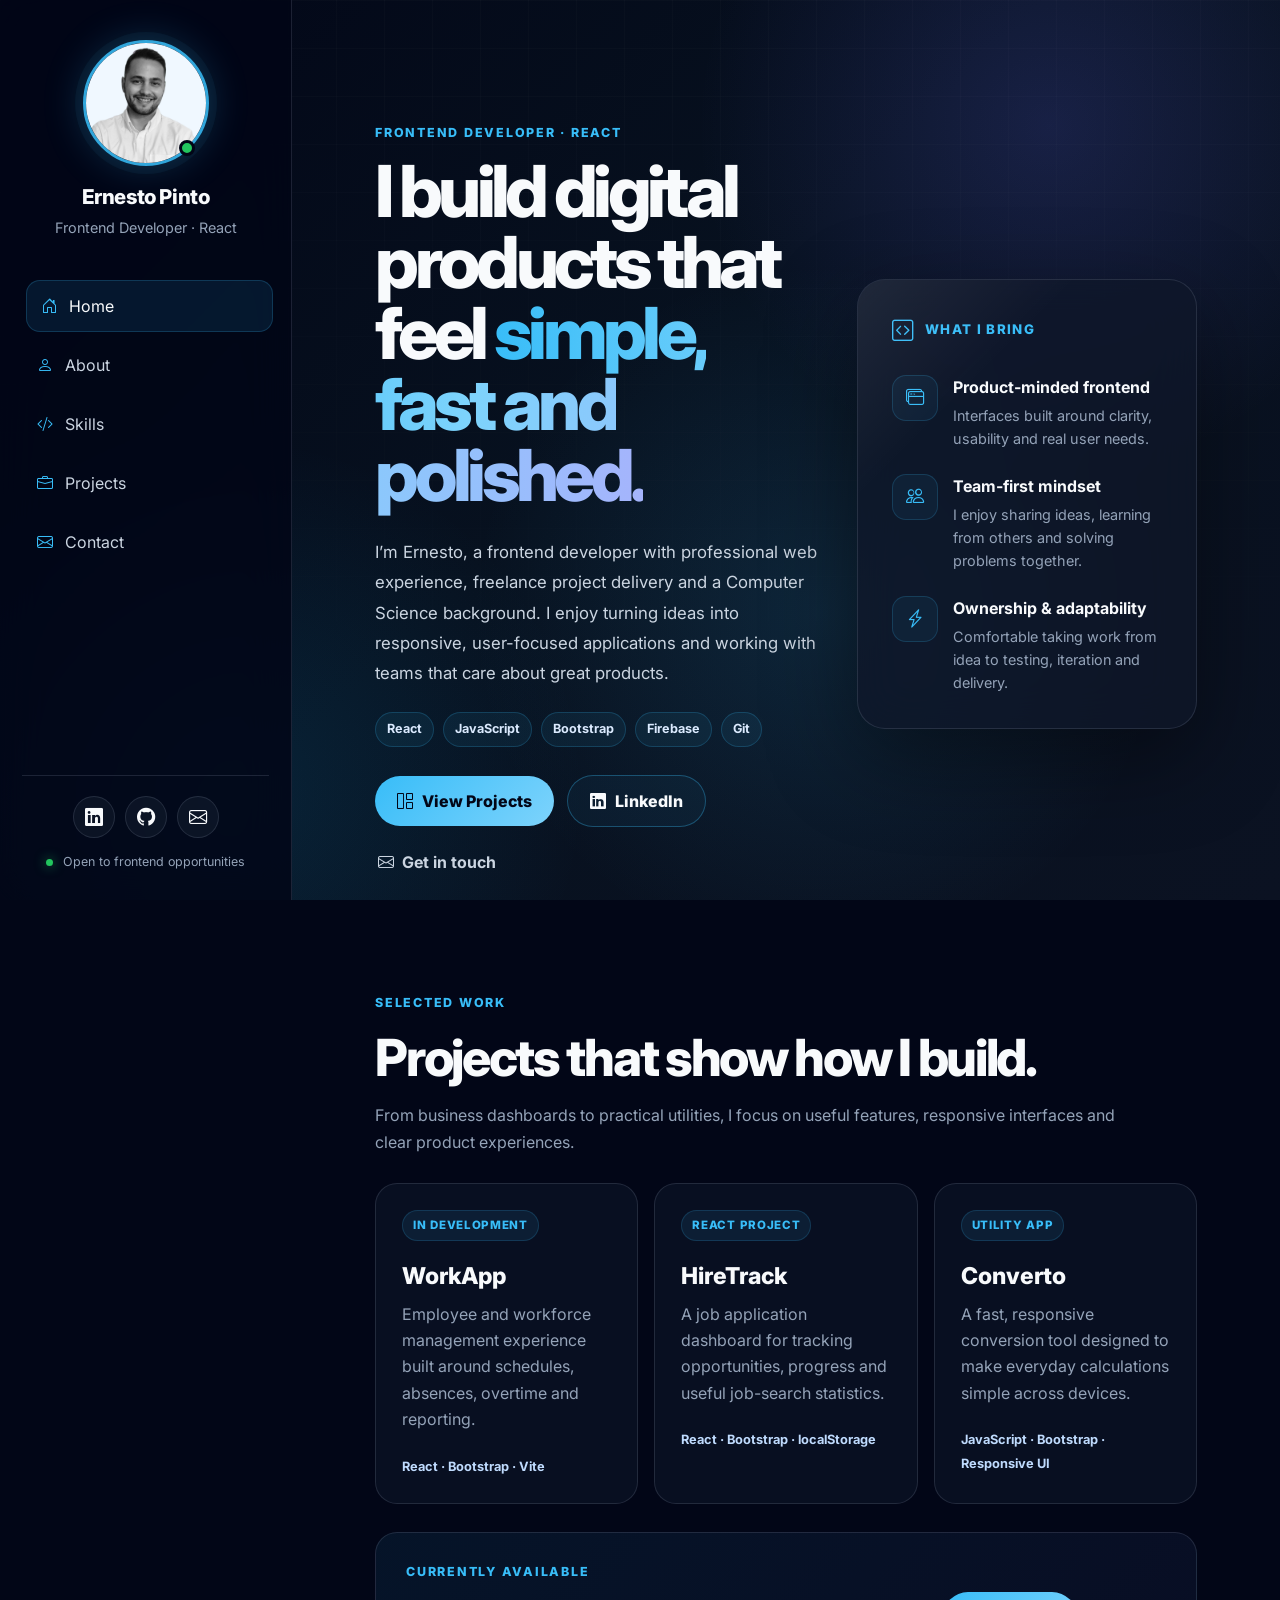
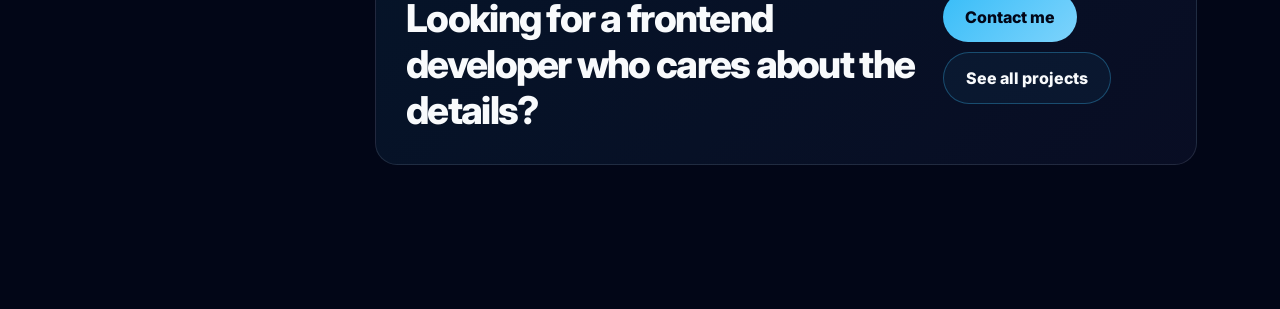
<file: index.html>
<!DOCTYPE html>
<html lang="en">
<head>

<meta charset="UTF-8" />
<meta name="viewport" content="width=device-width, initial-scale=1.0" />
<meta name="theme-color" content="#020617" />
<link rel="preconnect" href="https://cdn.jsdelivr.net" />
<link rel="preconnect" href="https://fonts.googleapis.com" />
<link rel="preconnect" href="https://fonts.gstatic.com" crossorigin />
<link href="https://cdn.jsdelivr.net/npm/bootstrap@5.3.3/dist/css/bootstrap.min.css" rel="stylesheet" />
<link href="https://cdn.jsdelivr.net/npm/bootstrap-icons@1.11.3/font/bootstrap-icons.css" rel="stylesheet" />
<link rel="stylesheet" href="css/style.css" />

<meta name="description" content="Ernesto Pinto is a frontend developer focused on React, modern web applications and polished user experiences." />
<meta property="og:title" content="Ernesto Pinto | Frontend Developer" />
<meta property="og:description" content="React-focused frontend developer building responsive, user-friendly web applications." />
<title>Ernesto Pinto | Frontend Developer</title>
</head>
<body data-page="home">
<div class="site-bg"></div>

<button class="mobile-toggle" id="mobileToggle" aria-label="Open menu" aria-expanded="false">
  <i class="bi bi-list"></i>
</button>

<aside class="sidebar" id="sidebar">
  <div>
    <a href="index.html" class="profile-link" aria-label="Go to Home">
      <img src="images/profile.png" alt="Ernesto Pinto profile photo" class="profile-img" />
      <span class="status-dot" aria-hidden="true"></span>
      <div class="profile-name">Ernesto Pinto</div>
      <div class="profile-role">Frontend Developer · React</div>
    </a>

    <nav class="nav-links" aria-label="Main navigation">
      <a href="index.html" data-page="home"><i class="bi bi-house-door"></i> Home</a>
      <a href="about.html" data-page="about"><i class="bi bi-person"></i> About</a>
      <a href="stack.html" data-page="stack"><i class="bi bi-code-slash"></i> Skills</a>
      <a href="portfolio.html" data-page="portfolio"><i class="bi bi-briefcase"></i> Projects</a>
      <a href="contact.html" data-page="contact"><i class="bi bi-envelope"></i> Contact</a>
    </nav>
  </div>

  <div class="sidebar-bottom">
    <div class="social-links">
      <a href="https://www.linkedin.com/in/ernesto-pinto-a377b2281/" target="_blank" rel="noopener noreferrer" aria-label="LinkedIn">
        <i class="bi bi-linkedin"></i>
      </a>
      <a href="https://github.com/ernestommtpinto" target="_blank" rel="noopener noreferrer" aria-label="GitHub">
        <i class="bi bi-github"></i>
      </a>
      <a href="contact.html" aria-label="Email Ernesto">
        <i class="bi bi-envelope"></i>
      </a>
    </div>
    <p class="sidebar-note"><span class="availability-dot"></span> Open to frontend opportunities</p>
  </div>
</aside>


<main class="main-content">
  <section class="page-section hero-section">
    <div class="hero-grid">
      <div class="hero-copy reveal">
        <p class="eyebrow">Frontend Developer · React</p>
        <h1 class="hero-title">I build digital products that feel <span>simple, fast and polished.</span></h1>
        <p class="hero-subtitle">
          I’m Ernesto, a frontend developer with professional web experience, freelance project delivery and a Computer Science background. I enjoy turning ideas into responsive, user-focused applications and working with teams that care about great products.
        </p>

        <div class="tech-chips" aria-label="Core technologies">
          <span>React</span>
          <span>JavaScript</span>
          <span>Bootstrap</span>
          <span>Firebase</span>
          <span>Git</span>
        </div>

        <div class="hero-actions">
          <a href="portfolio.html" class="btn btn-custom"><i class="bi bi-grid-1x2"></i> View Projects</a>
          <a href="https://www.linkedin.com/in/ernesto-pinto-a377b2281/" target="_blank" rel="noopener noreferrer" class="btn btn-outline-custom"><i class="bi bi-linkedin"></i> LinkedIn</a>
          <a href="contact.html" class="text-link"><i class="bi bi-envelope"></i> Get in touch</a>
        </div>
      </div>

      <div class="hero-panel reveal delay-1">
        <div class="premium-card recruiter-card">
          <div class="card-kicker"><i class="bi bi-code-square"></i> What I bring</div>
          <div class="value-list">
            <div class="value-item">
              <i class="bi bi-window-stack"></i>
              <div><strong>Product-minded frontend</strong><span>Interfaces built around clarity, usability and real user needs.</span></div>
            </div>
            <div class="value-item">
              <i class="bi bi-people"></i>
              <div><strong>Team-first mindset</strong><span>I enjoy sharing ideas, learning from others and solving problems together.</span></div>
            </div>
            <div class="value-item">
              <i class="bi bi-lightning-charge"></i>
              <div><strong>Ownership & adaptability</strong><span>Comfortable taking work from idea to testing, iteration and delivery.</span></div>
            </div>
          </div>
        </div>
      </div>
    </div>
  </section>

  <section class="content-section">
    <div class="section-heading reveal">
      <p class="eyebrow">Selected work</p>
      <h2>Projects that show how I build.</h2>
      <p>From business dashboards to practical utilities, I focus on useful features, responsive interfaces and clear product experiences.</p>
    </div>

    <div class="featured-grid">
      <a class="featured-project reveal" href="portfolio.html#workapp">
        <span class="project-badge">In development</span>
        <h3>WorkApp</h3>
        <p>Employee and workforce management experience built around schedules, absences, overtime and reporting.</p>
        <span class="featured-tech">React · Bootstrap · Vite</span>
      </a>

      <a class="featured-project reveal" href="portfolio.html#hiretrack">
        <span class="project-badge">React project</span>
        <h3>HireTrack</h3>
        <p>A job application dashboard for tracking opportunities, progress and useful job-search statistics.</p>
        <span class="featured-tech">React · Bootstrap · localStorage</span>
      </a>

      <a class="featured-project reveal" href="portfolio.html#converto">
        <span class="project-badge">Utility app</span>
        <h3>Converto</h3>
        <p>A fast, responsive conversion tool designed to make everyday calculations simple across devices.</p>
        <span class="featured-tech">JavaScript · Bootstrap · Responsive UI</span>
      </a>
    </div>

    <div class="home-cta reveal">
      <div>
        <p class="eyebrow">Currently available</p>
        <h2>Looking for a frontend developer who cares about the details?</h2>
      </div>
      <div class="cta-actions">
        <a href="contact.html" class="btn btn-custom">Contact me</a>
        <a href="portfolio.html" class="btn btn-outline-custom">See all projects</a>
      </div>
    </div>
  </section>
</main>

<script src="https://cdn.jsdelivr.net/npm/bootstrap@5.3.3/dist/js/bootstrap.bundle.min.js"></script>
<script src="js/script.js"></script>

</body>
</html>
</file>
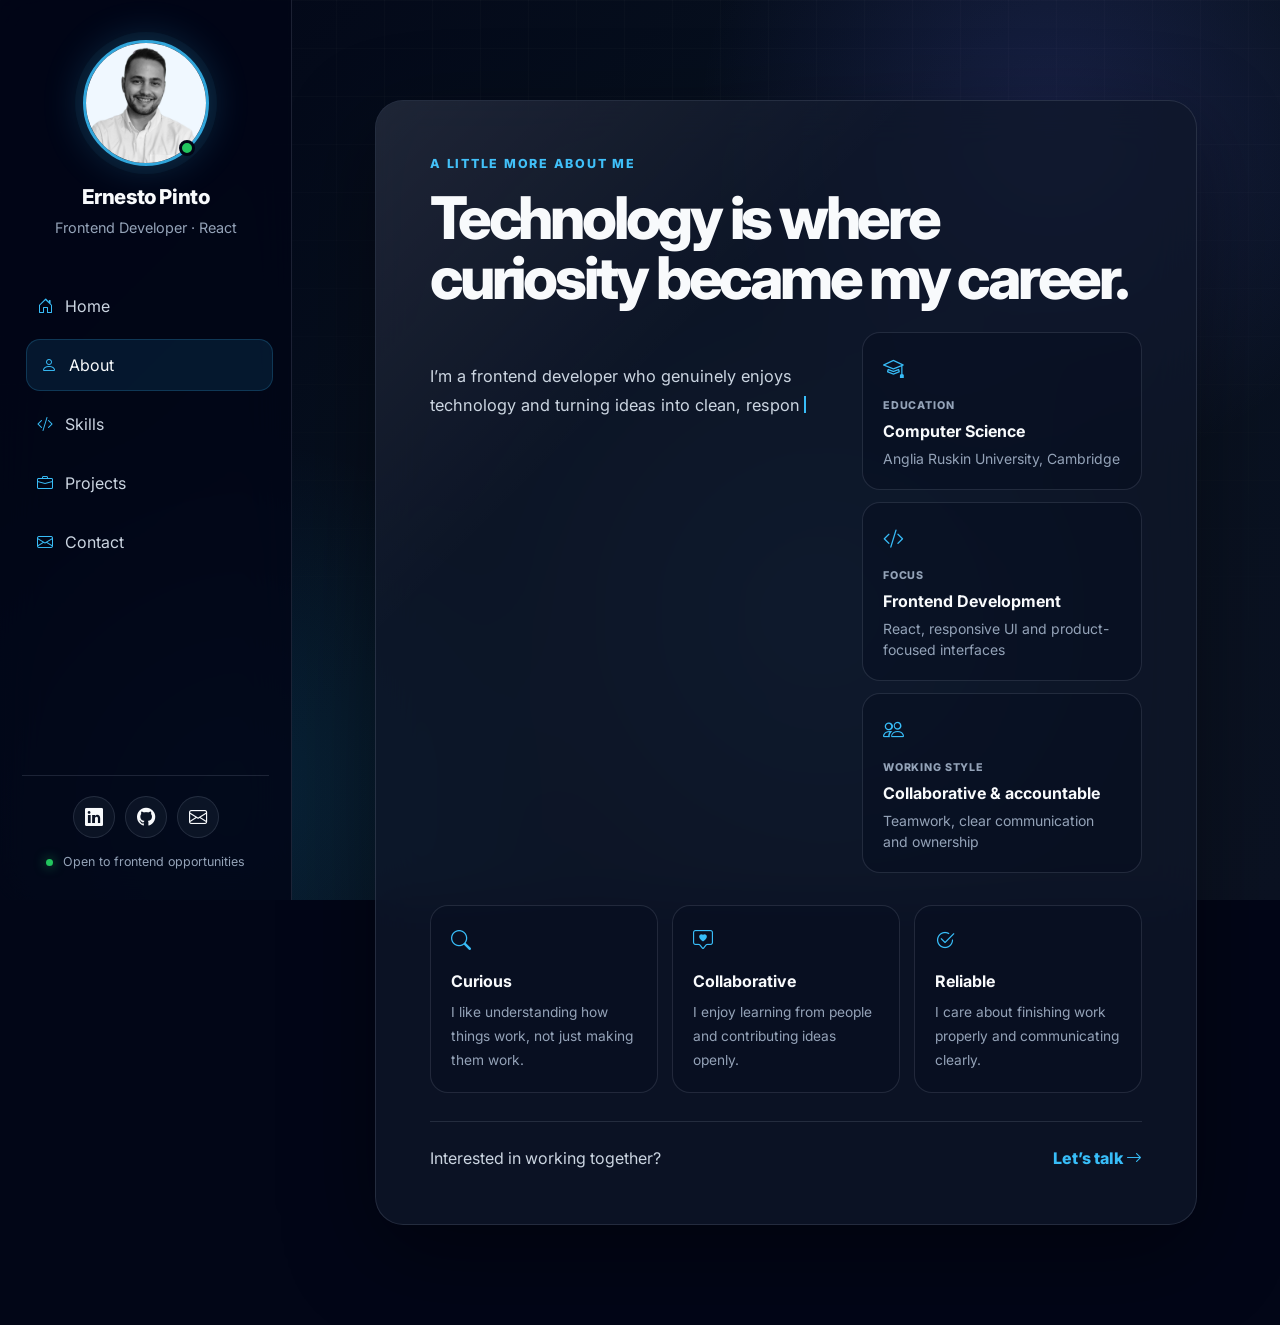
<file: about.html>
<!DOCTYPE html>
<html lang="en">
<head>

<meta charset="UTF-8" />
<meta name="viewport" content="width=device-width, initial-scale=1.0" />
<meta name="theme-color" content="#020617" />
<link rel="preconnect" href="https://cdn.jsdelivr.net" />
<link rel="preconnect" href="https://fonts.googleapis.com" />
<link rel="preconnect" href="https://fonts.gstatic.com" crossorigin />
<link href="https://cdn.jsdelivr.net/npm/bootstrap@5.3.3/dist/css/bootstrap.min.css" rel="stylesheet" />
<link href="https://cdn.jsdelivr.net/npm/bootstrap-icons@1.11.3/font/bootstrap-icons.css" rel="stylesheet" />
<link rel="stylesheet" href="css/style.css" />

<meta name="description" content="Learn more about Ernesto Pinto, a React-focused frontend developer with professional, freelance and leadership experience." />
<title>About | Ernesto Pinto</title>
</head>
<body data-page="about">
<div class="site-bg"></div>

<button class="mobile-toggle" id="mobileToggle" aria-label="Open menu" aria-expanded="false">
  <i class="bi bi-list"></i>
</button>

<aside class="sidebar" id="sidebar">
  <div>
    <a href="index.html" class="profile-link" aria-label="Go to Home">
      <img src="images/profile.png" alt="Ernesto Pinto profile photo" class="profile-img" />
      <span class="status-dot" aria-hidden="true"></span>
      <div class="profile-name">Ernesto Pinto</div>
      <div class="profile-role">Frontend Developer · React</div>
    </a>

    <nav class="nav-links" aria-label="Main navigation">
      <a href="index.html" data-page="home"><i class="bi bi-house-door"></i> Home</a>
      <a href="about.html" data-page="about"><i class="bi bi-person"></i> About</a>
      <a href="stack.html" data-page="stack"><i class="bi bi-code-slash"></i> Skills</a>
      <a href="portfolio.html" data-page="portfolio"><i class="bi bi-briefcase"></i> Projects</a>
      <a href="contact.html" data-page="contact"><i class="bi bi-envelope"></i> Contact</a>
    </nav>
  </div>

  <div class="sidebar-bottom">
    <div class="social-links">
      <a href="https://www.linkedin.com/in/ernesto-pinto-a377b2281/" target="_blank" rel="noopener noreferrer" aria-label="LinkedIn">
        <i class="bi bi-linkedin"></i>
      </a>
      <a href="https://github.com/ernestommtpinto" target="_blank" rel="noopener noreferrer" aria-label="GitHub">
        <i class="bi bi-github"></i>
      </a>
      <a href="contact.html" aria-label="Email Ernesto">
        <i class="bi bi-envelope"></i>
      </a>
    </div>
    <p class="sidebar-note"><span class="availability-dot"></span> Open to frontend opportunities</p>
  </div>
</aside>


<main class="main-content">
  <section class="page-section about-section">
    <div class="section-card reveal">
      <p class="eyebrow">A little more about me</p>
      <h1 class="section-title">Technology is where curiosity became my career.</h1>

      <div class="about-grid">
        <div class="about-copy">
          <p class="typing-paragraph about-typing" aria-label="About Ernesto Pinto">
            <span id="typingText"></span><span class="cursor" aria-hidden="true"></span>
          </p>
          <noscript>
            <div class="about-noscript">
              <p>I’m a frontend developer who genuinely enjoys technology and turning ideas into clean, responsive and easy-to-use digital experiences.</p>
              <p>My main focus is React and modern frontend development. I studied Computer Science and also completed a Full Stack Developer Bootcamp, which gave me a wider understanding of how web applications work beyond the interface. Frontend is where I feel strongest, and it’s the area I want to keep growing in.</p>
              <p>I enjoy working as part of a team, sharing ideas and solving problems together. At the same time, my freelance work has taught me to take ownership, manage priorities independently and keep moving when a project changes direction.</p>
              <p>Before moving deeper into development, I also worked in a leadership role. That experience shaped the way I communicate, organise work and support people — skills I now bring into every development team and project.</p>
            </div>
          </noscript>
        </div>

        <div class="about-aside">
          <div class="info-card">
            <i class="bi bi-mortarboard"></i>
            <span>Education</span>
            <strong>Computer Science</strong>
            <small>Anglia Ruskin University, Cambridge</small>
          </div>
          <div class="info-card">
            <i class="bi bi-code-slash"></i>
            <span>Focus</span>
            <strong>Frontend Development</strong>
            <small>React, responsive UI and product-focused interfaces</small>
          </div>
          <div class="info-card">
            <i class="bi bi-people"></i>
            <span>Working style</span>
            <strong>Collaborative & accountable</strong>
            <small>Teamwork, clear communication and ownership</small>
          </div>
        </div>
      </div>

      <div class="about-values">
        <div><i class="bi bi-search"></i><strong>Curious</strong><span>I like understanding how things work, not just making them work.</span></div>
        <div><i class="bi bi-chat-square-heart"></i><strong>Collaborative</strong><span>I enjoy learning from people and contributing ideas openly.</span></div>
        <div><i class="bi bi-check2-circle"></i><strong>Reliable</strong><span>I care about finishing work properly and communicating clearly.</span></div>
      </div>

      <div class="inline-cta">
        <span>Interested in working together?</span>
        <a href="contact.html">Let’s talk <i class="bi bi-arrow-right"></i></a>
      </div>
    </div>
  </section>
</main>

<script src="https://cdn.jsdelivr.net/npm/bootstrap@5.3.3/dist/js/bootstrap.bundle.min.js"></script>
<script src="js/script.js"></script>

</body>
</html>
</file>
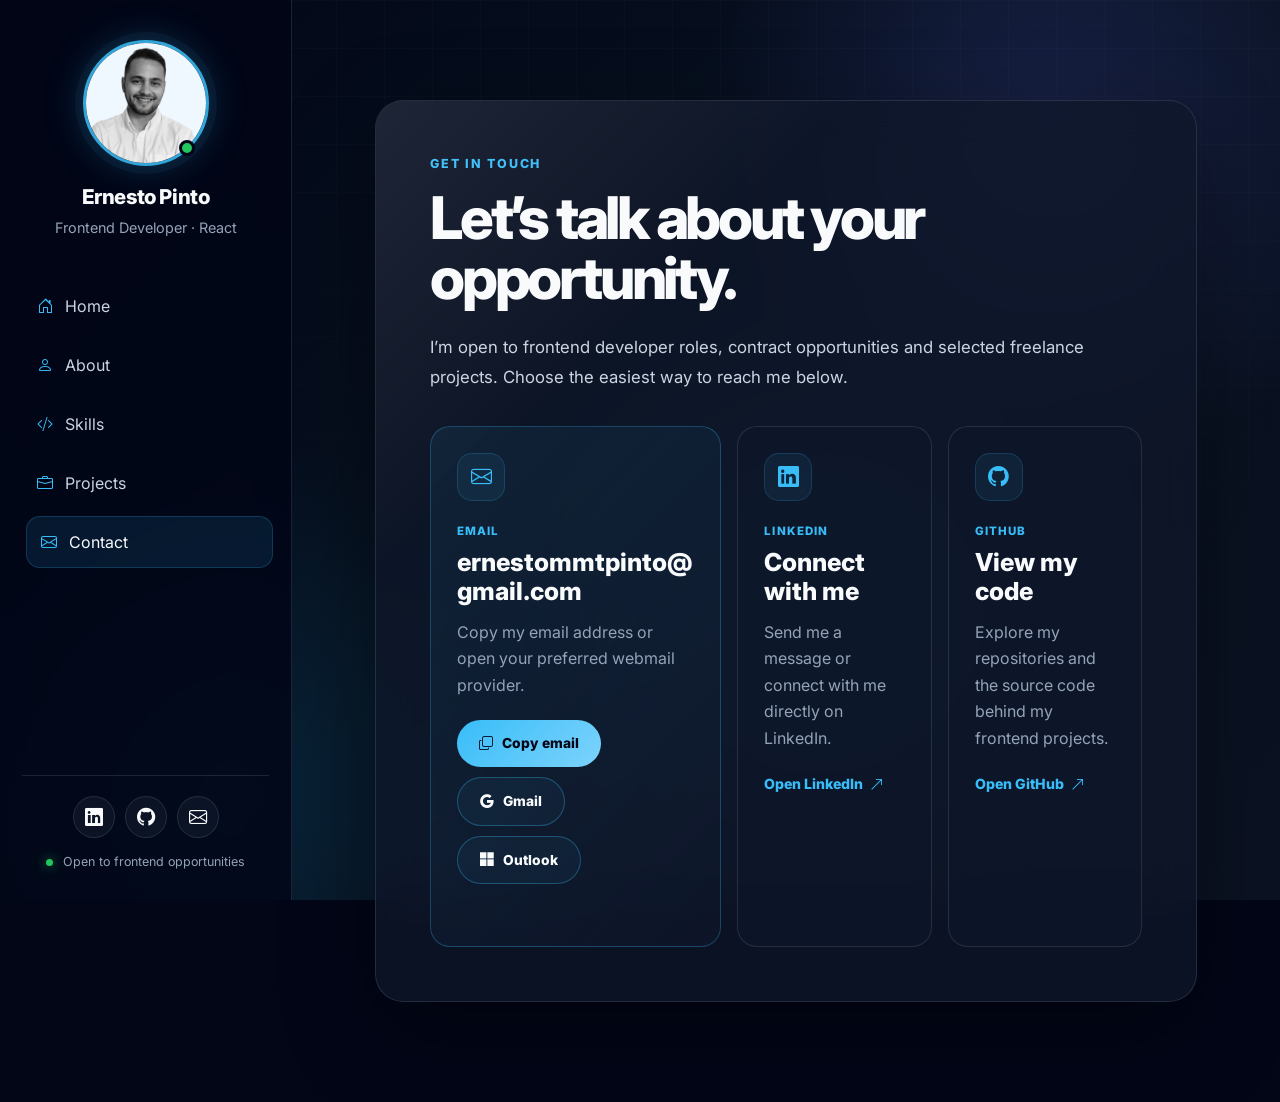
<file: contact.html>
<!DOCTYPE html>
<html lang="en">
<head>
<meta charset="UTF-8" />
<meta name="viewport" content="width=device-width, initial-scale=1.0" />
<meta name="theme-color" content="#020617" />
<meta name="description" content="Contact Ernesto Pinto, frontend developer focused on React and modern web applications." />
<link rel="preconnect" href="https://cdn.jsdelivr.net" />
<link rel="preconnect" href="https://fonts.googleapis.com" />
<link rel="preconnect" href="https://fonts.gstatic.com" crossorigin />
<link href="https://cdn.jsdelivr.net/npm/bootstrap@5.3.3/dist/css/bootstrap.min.css" rel="stylesheet" />
<link href="https://cdn.jsdelivr.net/npm/bootstrap-icons@1.11.3/font/bootstrap-icons.css" rel="stylesheet" />
<link rel="stylesheet" href="css/style.css" />
<title>Contact | Ernesto Pinto</title>
</head>
<body data-page="contact">
<div class="site-bg"></div>

<button class="mobile-toggle" id="mobileToggle" aria-label="Open menu" aria-expanded="false">
  <i class="bi bi-list"></i>
</button>

<aside class="sidebar" id="sidebar">
  <div>
    <a href="index.html" class="profile-link" aria-label="Go to Home">
      <img src="images/profile.png" alt="Ernesto Pinto profile photo" class="profile-img" />
      <span class="status-dot" aria-hidden="true"></span>
      <div class="profile-name">Ernesto Pinto</div>
      <div class="profile-role">Frontend Developer · React</div>
    </a>

    <nav class="nav-links" aria-label="Main navigation">
      <a href="index.html" data-page="home"><i class="bi bi-house-door"></i> Home</a>
      <a href="about.html" data-page="about"><i class="bi bi-person"></i> About</a>
      <a href="stack.html" data-page="stack"><i class="bi bi-code-slash"></i> Skills</a>
      <a href="portfolio.html" data-page="portfolio"><i class="bi bi-briefcase"></i> Projects</a>
      <a href="contact.html" data-page="contact"><i class="bi bi-envelope"></i> Contact</a>
    </nav>
  </div>

  <div class="sidebar-bottom">
    <div class="social-links">
      <a href="https://www.linkedin.com/in/ernesto-pinto-a377b2281/" target="_blank" rel="noopener noreferrer" aria-label="LinkedIn">
        <i class="bi bi-linkedin"></i>
      </a>
      <a href="https://github.com/ernestommtpinto" target="_blank" rel="noopener noreferrer" aria-label="GitHub">
        <i class="bi bi-github"></i>
      </a>
      <a href="contact.html" aria-label="Contact Ernesto">
        <i class="bi bi-envelope"></i>
      </a>
    </div>
    <p class="sidebar-note"><span class="availability-dot"></span> Open to frontend opportunities</p>
  </div>
</aside>

<main class="main-content">
  <section class="page-section contact-section">
    <div class="section-card reveal">
      <p class="eyebrow">Get in touch</p>
      <h1 class="section-title">Let’s talk about your opportunity.</h1>
      <p class="section-description">
        I’m open to frontend developer roles, contract opportunities and selected freelance projects. Choose the easiest way to reach me below.
      </p>

      <div class="contact-grid">
        <div class="contact-card contact-card-primary">
          <div class="contact-icon"><i class="bi bi-envelope"></i></div>
          <span class="contact-label">Email</span>
          <h2>ernestommtpinto@gmail.com</h2>
          <p>Copy my email address or open your preferred webmail provider.</p>

          <div class="contact-actions">
            <button class="btn btn-custom" id="copyEmail" type="button" data-email="ernestommtpinto@gmail.com">
              <i class="bi bi-copy"></i> <span>Copy email</span>
            </button>
            <a class="btn btn-outline-custom"
               href="https://mail.google.com/mail/?view=cm&fs=1&to=ernestommtpinto@gmail.com&su=Frontend%20Opportunity"
               target="_blank" rel="noopener noreferrer">
              <i class="bi bi-google"></i> Gmail
            </a>
            <a class="btn btn-outline-custom"
               href="https://outlook.office.com/mail/deeplink/compose?to=ernestommtpinto@gmail.com&subject=Frontend%20Opportunity"
               target="_blank" rel="noopener noreferrer">
              <i class="bi bi-microsoft"></i> Outlook
            </a>
          </div>

          <p class="copy-feedback" id="copyFeedback" aria-live="polite"></p>
        </div>

        <a class="contact-card contact-link-card" href="https://www.linkedin.com/in/ernesto-pinto-a377b2281/" target="_blank" rel="noopener noreferrer">
          <div class="contact-icon"><i class="bi bi-linkedin"></i></div>
          <span class="contact-label">LinkedIn</span>
          <h2>Connect with me</h2>
          <p>Send me a message or connect with me directly on LinkedIn.</p>
          <span class="contact-arrow">Open LinkedIn <i class="bi bi-arrow-up-right"></i></span>
        </a>

        <a class="contact-card contact-link-card" href="https://github.com/ernestommtpinto" target="_blank" rel="noopener noreferrer">
          <div class="contact-icon"><i class="bi bi-github"></i></div>
          <span class="contact-label">GitHub</span>
          <h2>View my code</h2>
          <p>Explore my repositories and the source code behind my frontend projects.</p>
          <span class="contact-arrow">Open GitHub <i class="bi bi-arrow-up-right"></i></span>
        </a>
      </div>
    </div>
  </section>
</main>

<script src="https://cdn.jsdelivr.net/npm/bootstrap@5.3.3/dist/js/bootstrap.bundle.min.js"></script>
<script src="js/script.js"></script>
</body>
</html>
</file>
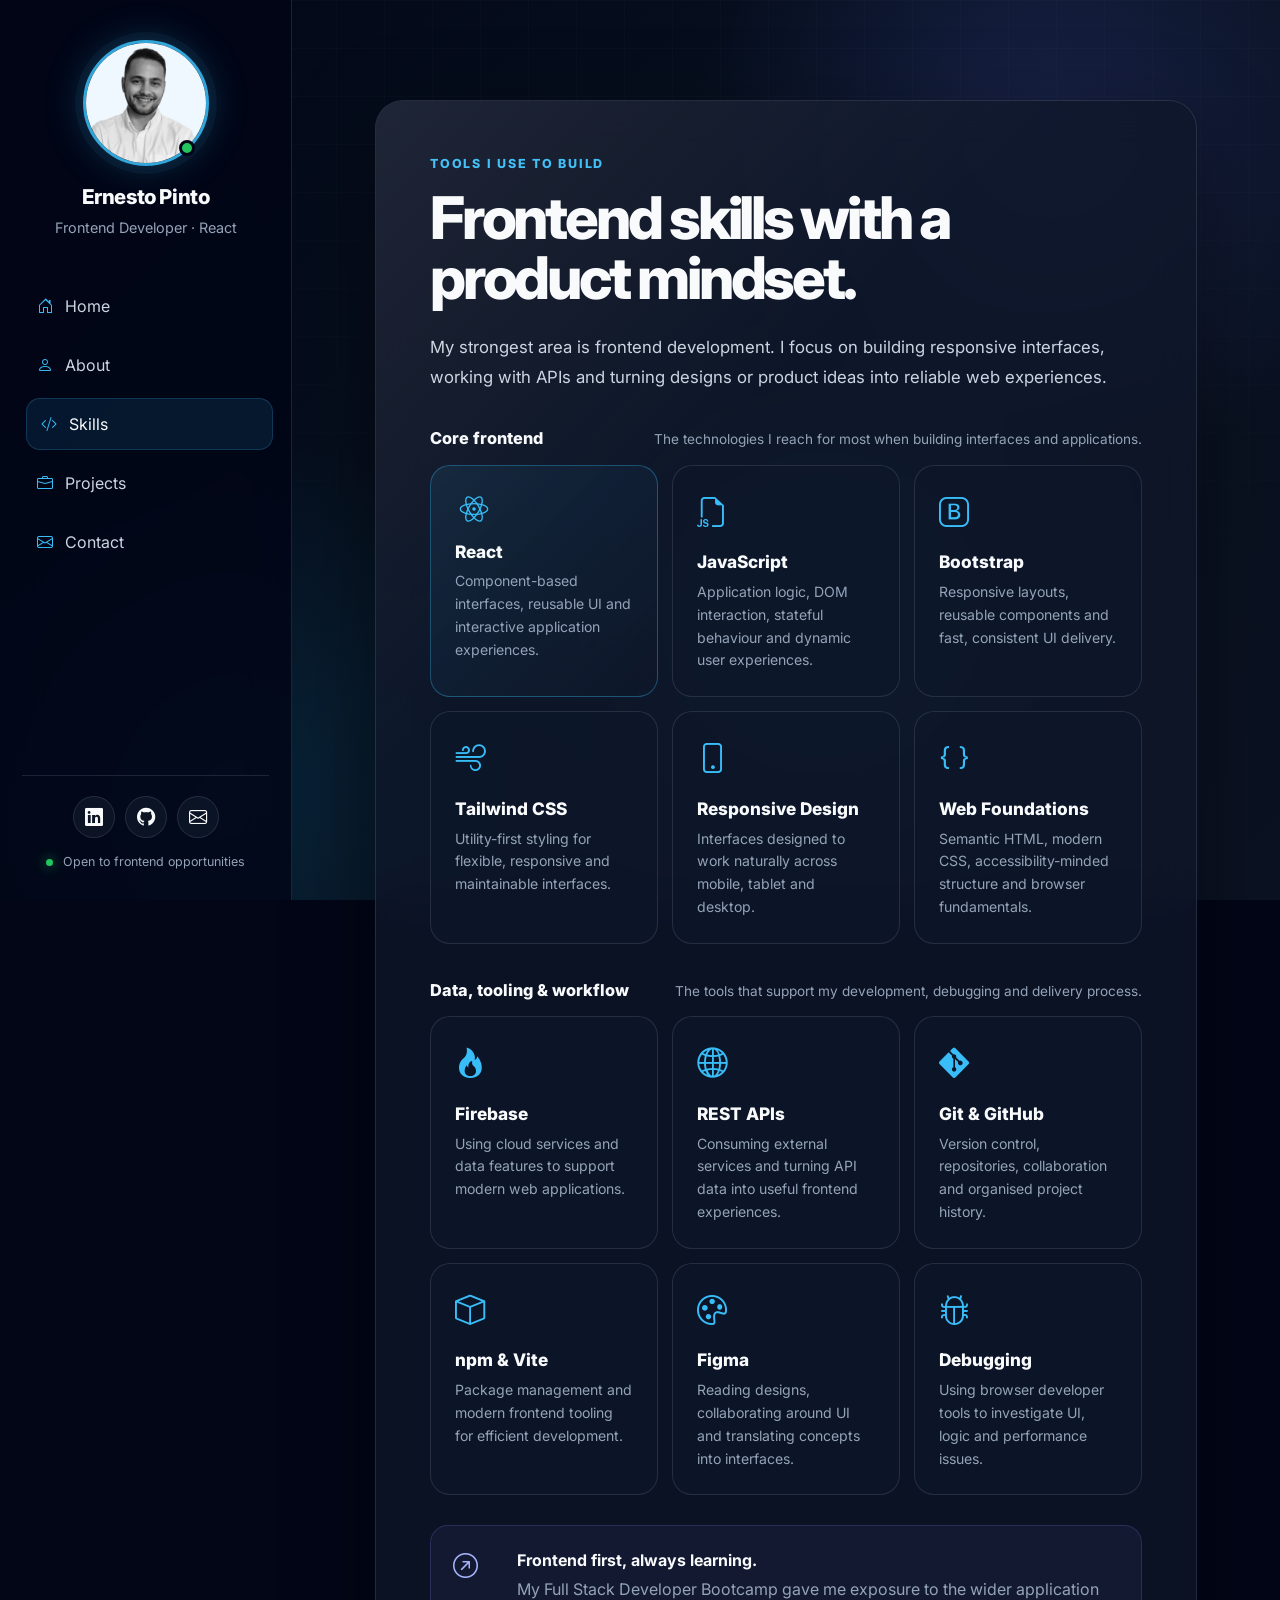
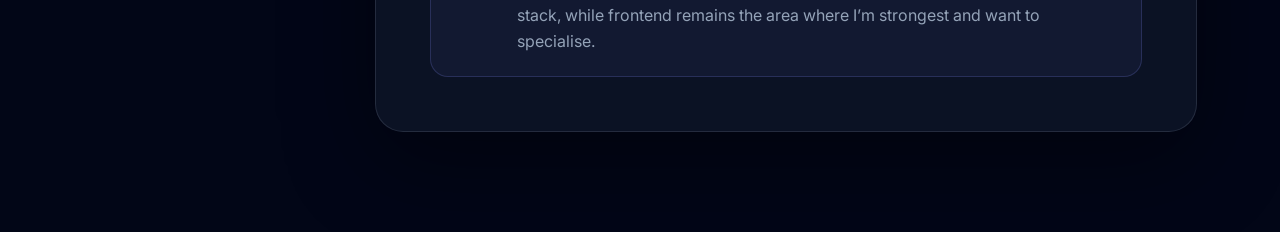
<file: stack.html>
<!DOCTYPE html>
<html lang="en">
<head>

<meta charset="UTF-8" />
<meta name="viewport" content="width=device-width, initial-scale=1.0" />
<meta name="theme-color" content="#020617" />
<link rel="preconnect" href="https://cdn.jsdelivr.net" />
<link rel="preconnect" href="https://fonts.googleapis.com" />
<link rel="preconnect" href="https://fonts.gstatic.com" crossorigin />
<link href="https://cdn.jsdelivr.net/npm/bootstrap@5.3.3/dist/css/bootstrap.min.css" rel="stylesheet" />
<link href="https://cdn.jsdelivr.net/npm/bootstrap-icons@1.11.3/font/bootstrap-icons.css" rel="stylesheet" />
<link rel="stylesheet" href="css/style.css" />

<meta name="description" content="Frontend skills and tools used by Ernesto Pinto, including React, JavaScript, Bootstrap, Firebase, Git and responsive design." />
<title>Skills | Ernesto Pinto</title>
</head>
<body data-page="stack">
<div class="site-bg"></div>

<button class="mobile-toggle" id="mobileToggle" aria-label="Open menu" aria-expanded="false">
  <i class="bi bi-list"></i>
</button>

<aside class="sidebar" id="sidebar">
  <div>
    <a href="index.html" class="profile-link" aria-label="Go to Home">
      <img src="images/profile.png" alt="Ernesto Pinto profile photo" class="profile-img" />
      <span class="status-dot" aria-hidden="true"></span>
      <div class="profile-name">Ernesto Pinto</div>
      <div class="profile-role">Frontend Developer · React</div>
    </a>

    <nav class="nav-links" aria-label="Main navigation">
      <a href="index.html" data-page="home"><i class="bi bi-house-door"></i> Home</a>
      <a href="about.html" data-page="about"><i class="bi bi-person"></i> About</a>
      <a href="stack.html" data-page="stack"><i class="bi bi-code-slash"></i> Skills</a>
      <a href="portfolio.html" data-page="portfolio"><i class="bi bi-briefcase"></i> Projects</a>
      <a href="contact.html" data-page="contact"><i class="bi bi-envelope"></i> Contact</a>
    </nav>
  </div>

  <div class="sidebar-bottom">
    <div class="social-links">
      <a href="https://www.linkedin.com/in/ernesto-pinto-a377b2281/" target="_blank" rel="noopener noreferrer" aria-label="LinkedIn">
        <i class="bi bi-linkedin"></i>
      </a>
      <a href="https://github.com/ernestommtpinto" target="_blank" rel="noopener noreferrer" aria-label="GitHub">
        <i class="bi bi-github"></i>
      </a>
      <a href="contact.html" aria-label="Email Ernesto">
        <i class="bi bi-envelope"></i>
      </a>
    </div>
    <p class="sidebar-note"><span class="availability-dot"></span> Open to frontend opportunities</p>
  </div>
</aside>


<main class="main-content">
  <section class="page-section stack-section">
    <div class="section-card">
      <p class="eyebrow">Tools I use to build</p>
      <h1 class="section-title">Frontend skills with a product mindset.</h1>
      <p class="section-description">
        My strongest area is frontend development. I focus on building responsive interfaces, working with APIs and turning designs or product ideas into reliable web experiences.
      </p>

      <div class="stack-group">
        <div class="stack-group-heading">
          <span>Core frontend</span>
          <p>The technologies I reach for most when building interfaces and applications.</p>
        </div>
        <div class="stack-grid stack-grid-primary">
          <div class="skill-card featured-skill reveal">
            <span class="react-icon" aria-hidden="true">
              <svg viewBox="0 0 256 256" role="img" focusable="false">
                <ellipse cx="128" cy="128" rx="92" ry="36"></ellipse>
                <ellipse cx="128" cy="128" rx="92" ry="36" transform="rotate(60 128 128)"></ellipse>
                <ellipse cx="128" cy="128" rx="92" ry="36" transform="rotate(120 128 128)"></ellipse>
                <circle cx="128" cy="128" r="12"></circle>
              </svg>
            </span>
            <h2>React</h2>
            <p>Component-based interfaces, reusable UI and interactive application experiences.</p>
          </div>

          <div class="skill-card reveal">
            <i class="bi bi-filetype-js"></i>
            <h2>JavaScript</h2>
            <p>Application logic, DOM interaction, stateful behaviour and dynamic user experiences.</p>
          </div>

          <div class="skill-card reveal">
            <i class="bi bi-bootstrap"></i>
            <h2>Bootstrap</h2>
            <p>Responsive layouts, reusable components and fast, consistent UI delivery.</p>
          </div>

          <div class="skill-card reveal">
            <i class="bi bi-wind"></i>
            <h2>Tailwind CSS</h2>
            <p>Utility-first styling for flexible, responsive and maintainable interfaces.</p>
          </div>

          <div class="skill-card reveal">
            <i class="bi bi-phone"></i>
            <h2>Responsive Design</h2>
            <p>Interfaces designed to work naturally across mobile, tablet and desktop.</p>
          </div>

          <div class="skill-card reveal">
            <i class="bi bi-braces"></i>
            <h2>Web Foundations</h2>
            <p>Semantic HTML, modern CSS, accessibility-minded structure and browser fundamentals.</p>
          </div>
        </div>
      </div>

      <div class="stack-group">
        <div class="stack-group-heading">
          <span>Data, tooling & workflow</span>
          <p>The tools that support my development, debugging and delivery process.</p>
        </div>
        <div class="stack-grid">
          <div class="skill-card reveal">
            <i class="bi bi-fire"></i>
            <h2>Firebase</h2>
            <p>Using cloud services and data features to support modern web applications.</p>
          </div>

          <div class="skill-card reveal">
            <i class="bi bi-globe2"></i>
            <h2>REST APIs</h2>
            <p>Consuming external services and turning API data into useful frontend experiences.</p>
          </div>

          <div class="skill-card reveal">
            <i class="bi bi-git"></i>
            <h2>Git & GitHub</h2>
            <p>Version control, repositories, collaboration and organised project history.</p>
          </div>

          <div class="skill-card reveal">
            <i class="bi bi-box"></i>
            <h2>npm & Vite</h2>
            <p>Package management and modern frontend tooling for efficient development.</p>
          </div>

          <div class="skill-card reveal">
            <i class="bi bi-palette"></i>
            <h2>Figma</h2>
            <p>Reading designs, collaborating around UI and translating concepts into interfaces.</p>
          </div>

          <div class="skill-card reveal">
            <i class="bi bi-bug"></i>
            <h2>Debugging</h2>
            <p>Using browser developer tools to investigate UI, logic and performance issues.</p>
          </div>
        </div>
      </div>

      <div class="learning-note reveal">
        <i class="bi bi-arrow-up-right-circle"></i>
        <div>
          <strong>Frontend first, always learning.</strong>
          <p>My Full Stack Developer Bootcamp gave me exposure to the wider application stack, while frontend remains the area where I’m strongest and want to specialise.</p>
        </div>
      </div>
    </div>
  </section>
</main>

<script src="https://cdn.jsdelivr.net/npm/bootstrap@5.3.3/dist/js/bootstrap.bundle.min.js"></script>
<script src="js/script.js"></script>

</body>
</html>
</file>
<file: css/style.css>
@import url('https://fonts.googleapis.com/css2?family=Inter:wght@400;500;600;700;800&display=swap');

:root {
  --bg-main: #020617;
  --bg-panel: rgba(15, 23, 42, 0.76);
  --bg-panel-solid: #0f172a;
  --text-main: #f8fafc;
  --text-soft: #cbd5e1;
  --text-muted: #94a3b8;
  --accent: #38bdf8;
  --accent-2: #818cf8;
  --success: #22c55e;
  --line: rgba(148, 163, 184, 0.18);
  --line-strong: rgba(56, 189, 248, 0.3);
  --shadow: 0 28px 90px rgba(0, 0, 0, 0.4);
  --radius-xl: 28px;
  --radius-lg: 22px;
  --radius-md: 16px;
}

* { box-sizing: border-box; }
html { scroll-behavior: smooth; }
body {
  min-height: 100vh;
  margin: 0;
  font-family: 'Inter', Arial, sans-serif;
  color: var(--text-main);
  background: var(--bg-main);
  overflow-x: hidden;
}
body.lightbox-open { overflow: hidden; }
a { text-decoration: none; }
button, a { -webkit-tap-highlight-color: transparent; }
a:focus-visible, button:focus-visible {
  outline: 3px solid rgba(56, 189, 248, 0.7);
  outline-offset: 4px;
}

.site-bg {
  position: fixed;
  inset: 0;
  z-index: -2;
  background:
    radial-gradient(circle at 82% 14%, rgba(99, 102, 241, 0.18), transparent 27%),
    radial-gradient(circle at 64% 68%, rgba(56, 189, 248, 0.12), transparent 34%),
    radial-gradient(circle at 18% 88%, rgba(14, 165, 233, 0.12), transparent 27%),
    linear-gradient(135deg, #020617 0%, #07111f 48%, #0b1222 100%);
}
.site-bg::after {
  content: "";
  position: absolute;
  inset: 0;
  opacity: .72;
  background-image:
    linear-gradient(rgba(255,255,255,.03) 1px, transparent 1px),
    linear-gradient(90deg, rgba(255,255,255,.03) 1px, transparent 1px);
  background-size: 48px 48px;
  mask-image: linear-gradient(to bottom, rgba(0,0,0,.8), transparent 90%);
}

.sidebar {
  position: fixed;
  inset: 0 auto 0 0;
  z-index: 1000;
  width: 292px;
  min-height: 100vh;
  padding: 28px 22px;
  background: rgba(2, 6, 23, 0.82);
  backdrop-filter: blur(22px);
  border-right: 1px solid var(--line);
  display: flex;
  flex-direction: column;
  justify-content: space-between;
}
.profile-link {
  position: relative;
  display: block;
  text-align: center;
  color: var(--text-main);
  padding: 12px;
  border-radius: var(--radius-md);
}
.profile-img {
  width: 126px;
  height: 126px;
  object-fit: cover;
  border-radius: 50%;
  border: 3px solid rgba(56, 189, 248, 0.88);
  box-shadow: 0 0 0 8px rgba(56,189,248,.05), 0 0 42px rgba(56,189,248,.23);
  transition: transform .3s ease, box-shadow .3s ease;
}
.profile-link:hover .profile-img {
  transform: translateY(-3px);
  box-shadow: 0 0 0 8px rgba(56,189,248,.08), 0 0 52px rgba(56,189,248,.34);
}
.status-dot {
  position: absolute;
  top: 112px;
  left: 157px;
  width: 16px;
  height: 16px;
  background: var(--success);
  border: 3px solid #020617;
  border-radius: 50%;
}
.profile-name {
  margin-top: 16px;
  font-size: 1.28rem;
  font-weight: 800;
  letter-spacing: -.02em;
}
.profile-role {
  margin-top: 4px;
  color: var(--text-muted);
  font-size: .9rem;
}
.nav-links { margin-top: 30px; }
.nav-links a {
  display: flex;
  align-items: center;
  gap: 12px;
  color: var(--text-soft);
  padding: 13px 14px;
  margin-bottom: 7px;
  border: 1px solid transparent;
  border-radius: 14px;
  transition: all .22s ease;
}
.nav-links a i { color: var(--accent); }
.nav-links a:hover,
.nav-links a.active {
  color: var(--text-main);
  background: rgba(56,189,248,.1);
  border-color: rgba(56,189,248,.2);
  transform: translateX(4px);
}
.sidebar-bottom {
  border-top: 1px solid var(--line);
  padding-top: 20px;
}
.social-links {
  display: flex;
  justify-content: center;
  gap: 10px;
}
.social-links a {
  width: 42px;
  height: 42px;
  display: grid;
  place-items: center;
  color: var(--text-main);
  background: rgba(148,163,184,.07);
  border: 1px solid var(--line);
  border-radius: 50%;
  font-size: 1.14rem;
  transition: all .22s ease;
}
.social-links a:hover {
  color: #020617;
  background: var(--accent);
  transform: translateY(-3px);
}
.sidebar-note {
  margin: 15px 0 0;
  color: var(--text-muted);
  text-align: center;
  font-size: .78rem;
  line-height: 1.5;
}
.availability-dot {
  display: inline-block;
  width: 7px;
  height: 7px;
  margin-right: 6px;
  border-radius: 50%;
  background: var(--success);
  box-shadow: 0 0 12px rgba(34,197,94,.75);
}

.mobile-toggle {
  display: none;
  position: fixed;
  top: 18px;
  right: 18px;
  z-index: 1100;
  width: 50px;
  height: 50px;
  border: 0;
  border-radius: 16px;
  color: #020617;
  background: var(--accent);
  box-shadow: 0 14px 35px rgba(56,189,248,.25);
  font-size: 1.45rem;
}

.main-content {
  margin-left: 292px;
  min-height: 100vh;
  padding: 54px 6.5%;
}
.page-section {
  min-height: 100vh;
  display: flex;
  align-items: center;
  padding: 46px 0;
}
.content-section {
  padding: 40px 0 90px;
}
.eyebrow {
  margin: 0 0 14px;
  color: var(--accent);
  font-weight: 800;
  letter-spacing: .14em;
  text-transform: uppercase;
  font-size: .78rem;
}
.section-card,
.premium-card {
  position: relative;
  overflow: hidden;
  background: var(--bg-panel);
  backdrop-filter: blur(22px);
  border: 1px solid var(--line);
  border-radius: var(--radius-xl);
  box-shadow: var(--shadow);
}
.section-card::before,
.premium-card::before,
.project-block::before {
  content: "";
  position: absolute;
  inset: 0;
  pointer-events: none;
  background: linear-gradient(135deg, rgba(255,255,255,.08), transparent 28%);
}
.section-card {
  width: 100%;
  padding: clamp(28px, 4.8vw, 54px);
}
.section-title {
  max-width: 980px;
  margin: 0 0 24px;
  font-size: clamp(2.4rem, 4.6vw, 4.75rem);
  font-weight: 800;
  letter-spacing: -.055em;
  line-height: 1.02;
}
.section-description,
.hero-subtitle {
  max-width: 790px;
  color: var(--text-soft);
  font-size: 1.05rem;
  line-height: 1.8;
}
.section-description { margin: 18px 0 34px; }

.hero-grid {
  width: 100%;
  display: grid;
  grid-template-columns: minmax(0, 1.18fr) minmax(340px, .82fr);
  gap: 34px;
  align-items: center;
}
.hero-copy { max-width: 930px; }
.hero-title {
  max-width: 940px;
  margin: 0;
  font-size: clamp(3rem, 5.6vw, 5.75rem);
  font-weight: 800;
  letter-spacing: -.065em;
  line-height: .99;
}
.hero-title span {
  color: transparent;
  background: linear-gradient(90deg, var(--accent), #7dd3fc 42%, #a5b4fc 100%);
  -webkit-background-clip: text;
  background-clip: text;
}
.hero-subtitle { margin: 26px 0 24px; }
.tech-chips,
.project-tech-tags {
  display: flex;
  flex-wrap: wrap;
  gap: 9px;
}
.tech-chips { margin-bottom: 28px; }
.tech-chips span,
.project-tech-tags span {
  padding: 7px 11px;
  border: 1px solid rgba(56,189,248,.2);
  border-radius: 999px;
  color: #dbeafe;
  background: rgba(56,189,248,.07);
  font-size: .79rem;
  font-weight: 700;
}
.hero-actions {
  display: flex;
  align-items: center;
  flex-wrap: wrap;
  gap: 13px;
}
.btn-custom,
.btn-outline-custom {
  display: inline-flex;
  align-items: center;
  justify-content: center;
  gap: 9px;
  border-radius: 999px;
  padding: 13px 22px;
  font-weight: 800;
  transition: all .23s ease;
}
.btn-custom {
  color: #020617;
  background: linear-gradient(135deg, var(--accent), #7dd3fc);
  border: 0;
}
.btn-custom:hover {
  color: #020617;
  transform: translateY(-3px);
  box-shadow: 0 16px 38px rgba(56,189,248,.22);
}
.btn-outline-custom {
  color: var(--text-main);
  border: 1px solid rgba(56,189,248,.32);
  background: rgba(56,189,248,.05);
}
.btn-outline-custom:hover {
  color: #020617;
  background: var(--accent);
  transform: translateY(-3px);
}
.text-link {
  display: inline-flex;
  align-items: center;
  gap: 8px;
  color: var(--text-soft);
  font-weight: 700;
  padding: 10px 3px;
}
.text-link:hover { color: var(--accent); }

.hero-panel,
.premium-card { min-height: 430px; }
.premium-card {
  height: 100%;
  padding: 34px;
}
.recruiter-card {
  display: flex;
  flex-direction: column;
  justify-content: center;
}
.card-kicker {
  display: flex;
  align-items: center;
  gap: 10px;
  margin-bottom: 28px;
  color: var(--accent);
  font-size: .83rem;
  letter-spacing: .1em;
  text-transform: uppercase;
  font-weight: 800;
}
.card-kicker i { font-size: 1.35rem; }
.value-list { display: grid; gap: 24px; }
.value-item {
  display: grid;
  grid-template-columns: 46px 1fr;
  gap: 15px;
  align-items: start;
}
.value-item > i {
  width: 46px;
  height: 46px;
  display: grid;
  place-items: center;
  color: var(--accent);
  border: 1px solid rgba(56,189,248,.18);
  border-radius: 14px;
  background: rgba(56,189,248,.06);
  font-size: 1.15rem;
}
.value-item strong {
  display: block;
  margin-bottom: 5px;
  font-size: 1rem;
}
.value-item span {
  display: block;
  color: var(--text-muted);
  font-size: .9rem;
  line-height: 1.6;
}

.section-heading {
  max-width: 760px;
  margin-bottom: 26px;
}
.section-heading h2,
.home-cta h2,
.portfolio-cta h2,
.earlier-heading h2 {
  margin: 0;
  font-weight: 800;
  letter-spacing: -.045em;
}
.section-heading h2 { font-size: clamp(2rem, 4vw, 3.6rem); }
.section-heading > p:last-child {
  margin: 14px 0 0;
  color: var(--text-muted);
  line-height: 1.7;
}
.featured-grid {
  display: grid;
  grid-template-columns: repeat(3, 1fr);
  gap: 16px;
}
.featured-project {
  min-height: 250px;
  padding: 26px;
  border: 1px solid var(--line);
  border-radius: var(--radius-lg);
  color: var(--text-main);
  background: rgba(15,23,42,.58);
  transition: transform .24s ease, border-color .24s ease, background .24s ease;
}
.featured-project:hover {
  color: var(--text-main);
  transform: translateY(-6px);
  border-color: var(--line-strong);
  background: rgba(15,23,42,.82);
}
.project-badge,
.project-status {
  display: inline-flex;
  align-items: center;
  padding: 6px 10px;
  border-radius: 999px;
  color: var(--accent);
  background: rgba(56,189,248,.09);
  border: 1px solid rgba(56,189,248,.17);
  font-size: .72rem;
  font-weight: 800;
  text-transform: uppercase;
  letter-spacing: .06em;
}
.featured-project h3 {
  margin: 22px 0 10px;
  font-size: 1.45rem;
  font-weight: 800;
}
.featured-project p {
  color: var(--text-muted);
  line-height: 1.65;
  margin: 0 0 20px;
}
.featured-tech {
  color: #bfdbfe;
  font-size: .8rem;
  font-weight: 700;
}
.home-cta {
  margin-top: 28px;
  padding: 30px;
  display: flex;
  justify-content: space-between;
  align-items: center;
  gap: 24px;
  border: 1px solid var(--line);
  border-radius: var(--radius-lg);
  background: linear-gradient(135deg, rgba(56,189,248,.08), rgba(129,140,248,.06));
}
.home-cta h2 { max-width: 720px; font-size: clamp(1.6rem, 3vw, 2.65rem); }
.cta-actions {
  display: flex;
  flex-wrap: wrap;
  gap: 10px;
}

/* About */
.about-section { align-items: flex-start; }
.about-grid {
  display: grid;
  grid-template-columns: minmax(0, 1.45fr) minmax(280px, .55fr);
  gap: 38px;
  align-items: start;
}
.about-copy p {
  color: var(--text-soft);
  line-height: 1.82;
  margin: 0 0 18px;
}
.about-copy .lead-copy {
  color: var(--text-main);
  font-size: 1.2rem;
  line-height: 1.65;
}
.about-aside { display: grid; gap: 12px; }
.info-card {
  padding: 20px;
  border: 1px solid var(--line);
  border-radius: 18px;
  background: rgba(2,6,23,.28);
}
.info-card i {
  color: var(--accent);
  font-size: 1.3rem;
}
.info-card span {
  display: block;
  margin-top: 14px;
  color: var(--text-muted);
  text-transform: uppercase;
  letter-spacing: .08em;
  font-size: .67rem;
  font-weight: 800;
}
.info-card strong {
  display: block;
  margin-top: 5px;
  font-size: 1rem;
}
.info-card small {
  display: block;
  margin-top: 5px;
  color: var(--text-muted);
  line-height: 1.5;
}
.about-values {
  display: grid;
  grid-template-columns: repeat(3, 1fr);
  gap: 14px;
  margin-top: 32px;
}
.about-values > div {
  padding: 20px;
  border: 1px solid var(--line);
  border-radius: 18px;
  background: rgba(2,6,23,.22);
}
.about-values i {
  color: var(--accent);
  font-size: 1.25rem;
}
.about-values strong {
  display: block;
  margin: 13px 0 6px;
}
.about-values span {
  color: var(--text-muted);
  font-size: .86rem;
  line-height: 1.55;
}
.inline-cta {
  margin-top: 28px;
  padding-top: 24px;
  border-top: 1px solid var(--line);
  display: flex;
  justify-content: space-between;
  gap: 16px;
  align-items: center;
  color: var(--text-soft);
}
.inline-cta a {
  color: var(--accent);
  font-weight: 800;
}

/* Stack */
.stack-section { align-items: flex-start; }
.stack-group + .stack-group { margin-top: 34px; }
.stack-group-heading {
  display: flex;
  justify-content: space-between;
  gap: 20px;
  align-items: end;
  margin-bottom: 14px;
}
.stack-group-heading span {
  color: var(--text-main);
  font-size: 1.02rem;
  font-weight: 800;
}
.stack-group-heading p {
  max-width: 600px;
  margin: 0;
  color: var(--text-muted);
  font-size: .85rem;
  line-height: 1.6;
  text-align: right;
}
.stack-grid {
  display: grid;
  grid-template-columns: repeat(3, 1fr);
  gap: 14px;
}
.skill-card,
.project-block {
  position: relative;
  overflow: hidden;
  background: rgba(15,23,42,.58);
  border: 1px solid var(--line);
  border-radius: 20px;
  transition: transform .23s ease, border-color .23s ease, background .23s ease;
}
.skill-card {
  min-height: 190px;
  padding: 24px;
}
.skill-card:hover,
.project-block:hover {
  transform: translateY(-5px);
  border-color: rgba(56,189,248,.34);
  background: rgba(15,23,42,.82);
}
.skill-card i {
  display: inline-block;
  margin-bottom: 17px;
  color: var(--accent);
  font-size: 1.9rem;
}
.skill-card h2 {
  margin-bottom: 8px;
  font-size: 1.08rem;
  font-weight: 800;
}
.skill-card p {
  margin: 0;
  color: var(--text-muted);
  font-size: .88rem;
  line-height: 1.62;
}
.featured-skill {
  border-color: rgba(56,189,248,.34);
  background: linear-gradient(135deg, rgba(56,189,248,.09), rgba(15,23,42,.65));
}
.react-icon {
  display: inline-grid;
  width: 38px;
  height: 38px;
  margin-bottom: 14px;
}
.react-icon svg {
  width: 100%;
  height: 100%;
  fill: none;
  stroke: var(--accent);
  stroke-width: 9;
}
.react-icon circle { fill: var(--accent); stroke: none; }
.learning-note {
  margin-top: 30px;
  display: grid;
  grid-template-columns: 48px 1fr;
  gap: 16px;
  padding: 22px;
  border: 1px solid rgba(129,140,248,.2);
  border-radius: 18px;
  background: rgba(129,140,248,.06);
}
.learning-note > i {
  color: #a5b4fc;
  font-size: 1.55rem;
}
.learning-note strong { display: block; margin-bottom: 5px; }
.learning-note p {
  margin: 0;
  color: var(--text-muted);
  line-height: 1.6;
}

/* Portfolio */
.portfolio-section { align-items: flex-start; }
.project-block {
  padding: clamp(22px, 3vw, 31px);
  margin-top: 24px;
  scroll-margin-top: 30px;
}
.project-featured {
  border-color: rgba(56,189,248,.3);
  background: linear-gradient(135deg, rgba(56,189,248,.07), rgba(15,23,42,.6));
}
.project-header {
  display: flex;
  justify-content: space-between;
  align-items: flex-start;
  gap: 20px;
  margin-bottom: 20px;
}
.project-header h2 {
  margin: 8px 0 0;
  font-size: clamp(1.55rem, 3vw, 2.3rem);
  font-weight: 800;
  letter-spacing: -.04em;
}
.project-topline {
  display: flex;
  align-items: center;
  gap: 10px;
  color: var(--text-muted);
  font-size: .78rem;
}
.gallery-link {
  display: block;
  width: 100%;
  padding: 0;
  border: 0;
  border-radius: 16px;
  overflow: hidden;
  background: transparent;
  cursor: pointer;
}
.gallery-img {
  width: 100%;
  aspect-ratio: 4 / 3;
  object-fit: cover;
  border-radius: 16px;
  border: 1px solid rgba(148,163,184,.16);
  transition: transform .32s ease, filter .32s ease;
}
.gallery-link:hover .gallery-img {
  transform: scale(1.035);
  filter: brightness(1.08);
}
.project-copy-grid {
  display: grid;
  grid-template-columns: minmax(0, 1.3fr) minmax(260px, .7fr);
  gap: 28px;
  margin-top: 23px;
}
.project-copy-grid h3 {
  margin: 0 0 9px;
  font-size: .8rem;
  color: var(--accent);
  text-transform: uppercase;
  letter-spacing: .09em;
  font-weight: 800;
}
.project-description {
  color: var(--text-soft);
  line-height: 1.75;
  margin: 18px 0 0;
  max-width: 920px;
}
.project-copy-grid .project-description { margin-top: 0; }
.project-details {
  display: grid;
  gap: 10px;
}
.project-details > div {
  padding: 12px 14px;
  border-left: 2px solid rgba(56,189,248,.35);
  background: rgba(2,6,23,.2);
}
.project-details span {
  display: block;
  color: var(--text-muted);
  font-size: .68rem;
  text-transform: uppercase;
  letter-spacing: .07em;
  font-weight: 800;
}
.project-details strong {
  display: block;
  margin-top: 4px;
  font-size: .83rem;
  line-height: 1.45;
}
.project-actions {
  display: flex;
  flex-wrap: wrap;
  gap: 11px;
  margin-top: 20px;
}
.github-project-link,
.live-project-link {
  display: inline-flex;
  align-items: center;
  gap: 9px;
  padding: 11px 17px;
  border-radius: 999px;
  font-weight: 800;
  font-size: .88rem;
  transition: all .22s ease;
}
.live-project-link {
  color: #020617;
  background: linear-gradient(135deg, var(--accent), #7dd3fc);
}
.github-project-link {
  color: var(--text-main);
  border: 1px solid rgba(56,189,248,.3);
  background: rgba(56,189,248,.06);
}
.github-project-link:hover,
.live-project-link:hover {
  transform: translateY(-2px);
  box-shadow: 0 14px 30px rgba(56,189,248,.18);
}
.live-project-link:hover { color: #020617; }
.github-project-link:hover { color: var(--text-main); }
.earlier-heading {
  margin: 48px 0 6px;
  padding-top: 28px;
  border-top: 1px solid var(--line);
}
.earlier-heading h2 { font-size: clamp(1.8rem, 3vw, 2.7rem); }
.project-secondary {
  background: rgba(15,23,42,.43);
}
.project-secondary .gallery-img { opacity: .9; }
.portfolio-cta {
  margin-top: 34px;
  padding: 30px;
  border: 1px solid rgba(56,189,248,.2);
  border-radius: var(--radius-lg);
  background: linear-gradient(135deg, rgba(56,189,248,.08), rgba(129,140,248,.05));
}
.portfolio-cta h2 {
  max-width: 760px;
  font-size: clamp(1.8rem, 3.5vw, 3rem);
}
.portfolio-cta > p:not(.eyebrow) {
  max-width: 700px;
  margin: 12px 0 20px;
  color: var(--text-muted);
  line-height: 1.65;
}

/* Lightbox */
.lightbox {
  position: fixed;
  inset: 0;
  z-index: 3000;
  display: none;
  align-items: center;
  justify-content: center;
  padding: 76px 90px;
  background: rgba(2,6,23,.94);
  backdrop-filter: blur(18px);
}
.lightbox.active { display: flex; }
.lightbox-content {
  max-width: min(1100px, 100%);
  width: 100%;
  text-align: center;
}
.lightbox-img {
  max-width: 100%;
  max-height: 78vh;
  object-fit: contain;
  border-radius: 20px;
  border: 1px solid rgba(148,163,184,.22);
  box-shadow: 0 30px 90px rgba(0,0,0,.55);
  background: #020617;
}
.lightbox-caption {
  margin: 16px 0 0;
  color: var(--text-soft);
  font-weight: 700;
}
.lightbox-close,
.lightbox-arrow {
  position: fixed;
  display: grid;
  place-items: center;
  border: 1px solid rgba(148,163,184,.22);
  color: var(--text-main);
  background: rgba(15,23,42,.78);
  backdrop-filter: blur(16px);
  transition: all .22s ease;
}
.lightbox-close:hover,
.lightbox-arrow:hover {
  color: #020617;
  background: var(--accent);
}
.lightbox-close {
  top: 22px;
  right: 22px;
  width: 50px;
  height: 50px;
  border-radius: 50%;
}
.lightbox-arrow {
  top: 50%;
  width: 54px;
  height: 54px;
  border-radius: 50%;
  font-size: 1.6rem;
  transform: translateY(-50%);
}
.lightbox-prev { left: 26px; }
.lightbox-next { right: 26px; }

/* Reveal */
.reveal {
  opacity: 0;
  transform: translateY(18px);
  transition: opacity .65s ease, transform .65s ease;
}
.reveal.is-visible {
  opacity: 1;
  transform: translateY(0);
}
.delay-1 { transition-delay: .12s; }

@media (max-width: 1180px) {
  .hero-grid { grid-template-columns: 1fr; }
  .hero-panel, .premium-card { min-height: auto; }
  .featured-grid { grid-template-columns: 1fr 1fr; }
  .featured-project:last-child { grid-column: 1 / -1; }
  .about-grid { grid-template-columns: 1fr; }
  .about-aside { grid-template-columns: repeat(3, 1fr); }
}

@media (max-width: 991px) {
  .mobile-toggle { display: grid; place-items: center; }
  .sidebar {
    transform: translateX(-100%);
    transition: transform .3s ease;
    box-shadow: 20px 0 60px rgba(0,0,0,.35);
  }
  .sidebar.show { transform: translateX(0); }
  .main-content {
    margin-left: 0;
    padding: 82px 5% 36px;
  }
  .page-section {
    min-height: auto;
    padding: 46px 0;
  }
  .stack-grid { grid-template-columns: repeat(2, 1fr); }
  .project-copy-grid { grid-template-columns: 1fr; }
  .lightbox { padding: 72px 20px; }
  .lightbox-arrow {
    width: 46px;
    height: 46px;
    bottom: 16px;
    top: auto;
    transform: none;
  }
  .lightbox-prev { left: calc(50% - 54px); }
  .lightbox-next { right: calc(50% - 54px); }
}

@media (max-width: 720px) {
  .main-content { padding-left: 18px; padding-right: 18px; }
  .hero-title { font-size: clamp(2.65rem, 13vw, 4.2rem); }
  .hero-subtitle { font-size: .98rem; }
  .featured-grid,
  .about-values,
  .about-aside,
  .stack-grid { grid-template-columns: 1fr; }
  .featured-project:last-child { grid-column: auto; }
  .home-cta,
  .inline-cta,
  .stack-group-heading,
  .project-header {
    flex-direction: column;
    align-items: flex-start;
  }
  .stack-group-heading p { text-align: left; }
  .project-tech-tags { margin-top: 2px; }
  .section-card { padding: 24px 18px; }
  .section-title { font-size: clamp(2.2rem, 11vw, 3.5rem); }
  .gallery-row > div { width: 100%; }
  .gallery-img { aspect-ratio: 16 / 10; }
  .hero-actions { align-items: stretch; }
  .hero-actions .btn { width: 100%; }
  .text-link { justify-content: center; width: 100%; }
}

@media (prefers-reduced-motion: reduce) {
  html { scroll-behavior: auto; }
  *, *::before, *::after {
    animation-duration: .01ms !important;
    animation-iteration-count: 1 !important;
    transition-duration: .01ms !important;
  }
  .reveal { opacity: 1; transform: none; }
}


/* About typing animation */
.about-typing {
  min-height: 520px;
  margin: 0;
  color: var(--text-soft);
  font-size: 1.02rem;
  line-height: 1.82;
  white-space: pre-line;
}
.about-typing::first-line {
  color: var(--text-main);
}
.cursor {
  display: inline-block;
  width: 2px;
  height: 1.05em;
  margin-left: 4px;
  vertical-align: -0.12em;
  background: var(--accent);
  animation: cursorBlink .78s steps(1) infinite;
}
.cursor.typing-complete {
  animation-duration: 1.05s;
}
.about-noscript p {
  color: var(--text-soft);
  line-height: 1.82;
  margin: 0 0 18px;
}
.about-noscript p:first-child {
  color: var(--text-main);
  font-size: 1.2rem;
  line-height: 1.65;
}
@keyframes cursorBlink {
  0%, 48% { opacity: 1; }
  49%, 100% { opacity: 0; }
}
@media (max-width: 720px) {
  .about-typing { min-height: 680px; }
}
@media (prefers-reduced-motion: reduce) {
  .cursor { animation: none; opacity: 0; }
  .about-typing { min-height: auto; }
}

/* Contact */
.contact-section { align-items: flex-start; }
.contact-grid {
  display: grid;
  grid-template-columns: 1.2fr .8fr .8fr;
  gap: 16px;
  margin-top: 26px;
}
.contact-card {
  display: block;
  padding: 26px;
  color: var(--text-main);
  border: 1px solid var(--line);
  border-radius: 20px;
  background: rgba(15, 23, 42, .58);
}
.contact-card-primary {
  border-color: rgba(56, 189, 248, .28);
  background: linear-gradient(135deg, rgba(56,189,248,.08), rgba(15,23,42,.64));
}
.contact-link-card {
  transition: transform .23s ease, border-color .23s ease, background .23s ease;
}
.contact-link-card:hover {
  color: var(--text-main);
  transform: translateY(-5px);
  border-color: rgba(56,189,248,.34);
  background: rgba(15,23,42,.82);
}
.contact-icon {
  width: 48px;
  height: 48px;
  display: grid;
  place-items: center;
  margin-bottom: 22px;
  color: var(--accent);
  border: 1px solid rgba(56,189,248,.18);
  border-radius: 15px;
  background: rgba(56,189,248,.07);
  font-size: 1.3rem;
}
.contact-label {
  display: block;
  margin-bottom: 7px;
  color: var(--accent);
  font-size: .72rem;
  font-weight: 800;
  letter-spacing: .09em;
  text-transform: uppercase;
}
.contact-card h2 {
  margin: 0;
  font-size: clamp(1.1rem, 2vw, 1.55rem);
  font-weight: 800;
  overflow-wrap: anywhere;
}
.contact-card p {
  margin: 12px 0 0;
  color: var(--text-muted);
  line-height: 1.65;
}
.contact-actions {
  display: flex;
  flex-wrap: wrap;
  gap: 10px;
  margin-top: 22px;
}
.contact-actions .btn {
  font-size: .86rem;
}
.contact-arrow {
  display: inline-flex;
  align-items: center;
  gap: 7px;
  margin-top: 22px;
  color: var(--accent);
  font-weight: 800;
  font-size: .88rem;
}
.copy-feedback {
  min-height: 24px;
  margin-top: 12px !important;
  color: #86efac !important;
  font-size: .84rem;
  font-weight: 700;
}

@media (max-width: 1180px) {
  .contact-grid { grid-template-columns: 1fr 1fr; }
  .contact-card-primary { grid-column: 1 / -1; }
}

@media (max-width: 720px) {
  .contact-grid { grid-template-columns: 1fr; }
  .contact-card-primary { grid-column: auto; }
  .contact-actions .btn { width: 100%; }
}
</file>
